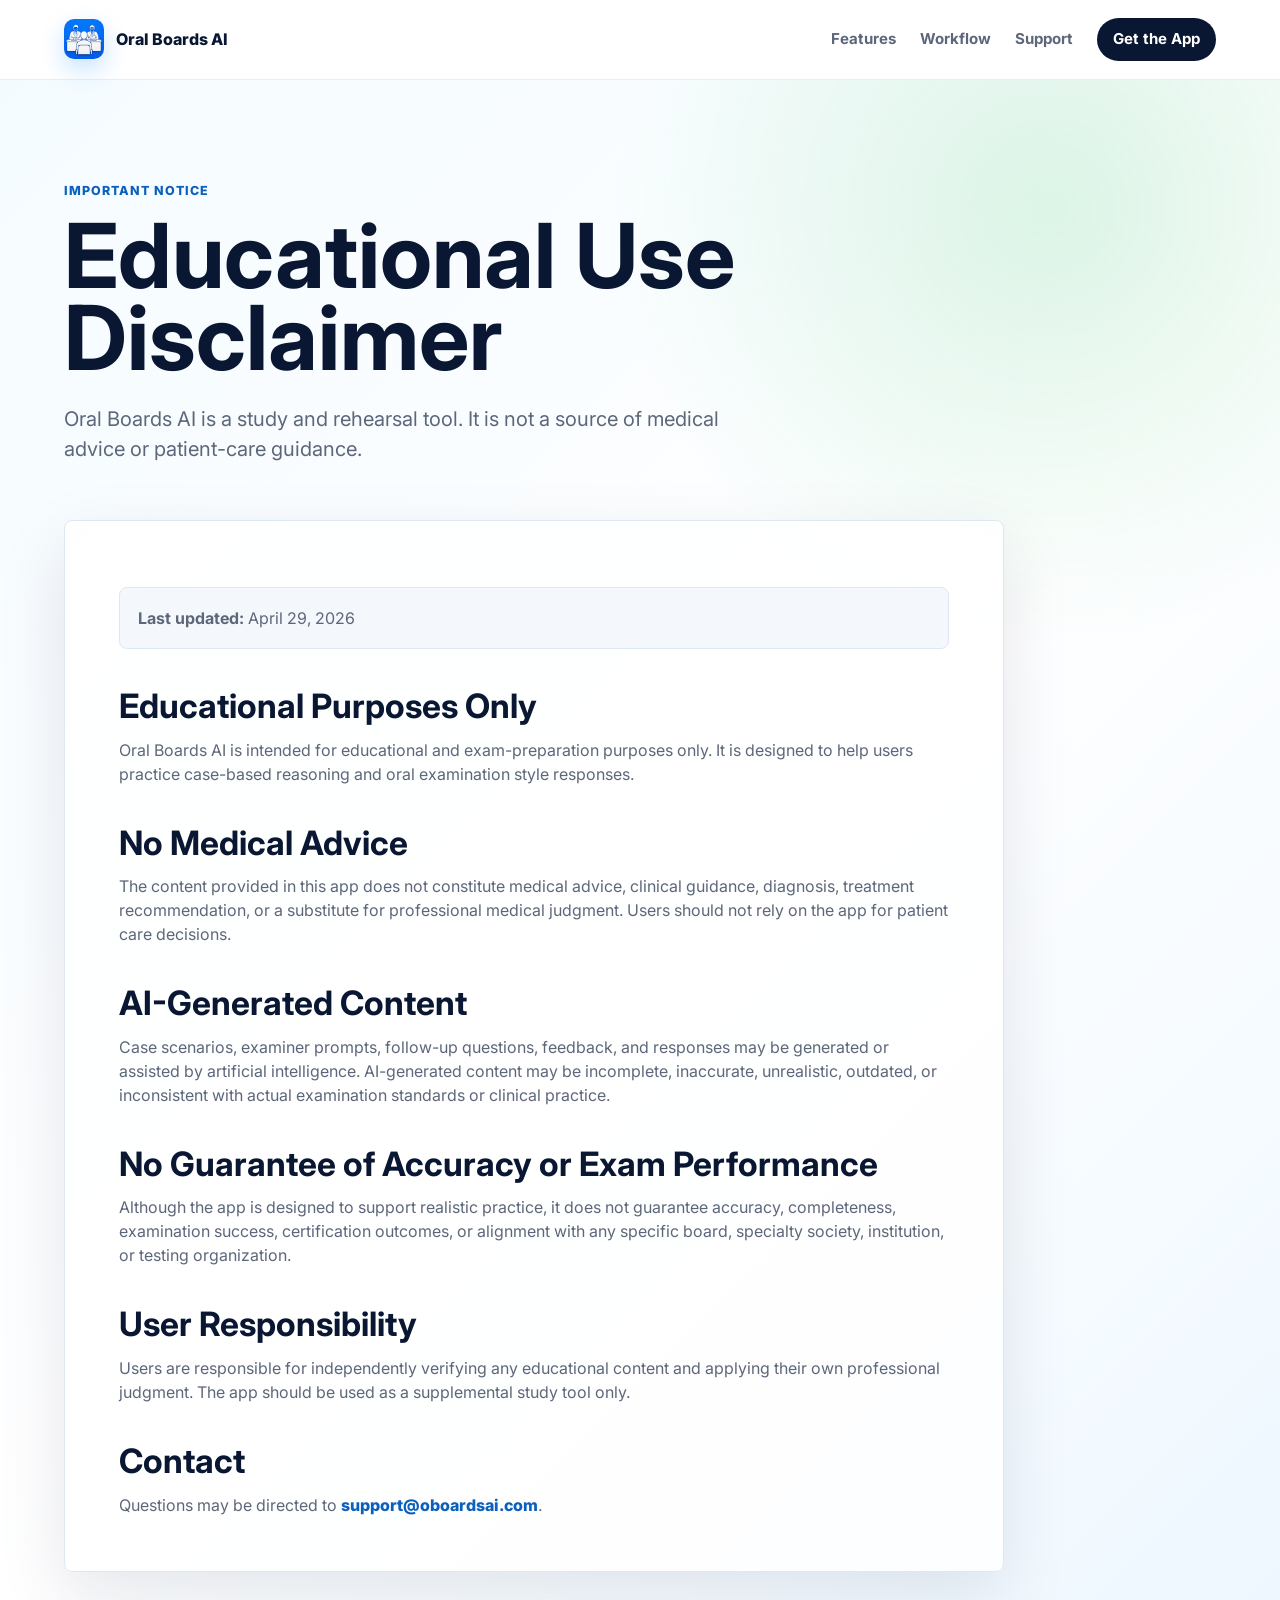
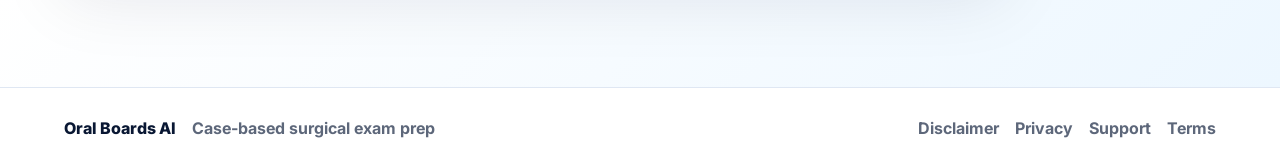
<file: disclaimer/index.html>
<!DOCTYPE html>
<html lang="en">
<head>
  <meta charset="UTF-8">
  <meta name="viewport" content="width=device-width, initial-scale=1.0">
  <title>Educational Use Disclaimer | Oral Boards AI</title>
  <meta name="description" content="Educational use disclaimer for Oral Boards AI.">
  <link rel="preconnect" href="https://fonts.googleapis.com">
  <link rel="preconnect" href="https://fonts.gstatic.com" crossorigin>
  <link href="https://fonts.googleapis.com/css2?family=Inter:wght@400;500;600;700;800&display=swap" rel="stylesheet">
  <link rel="stylesheet" href="../css/styles.css">
</head>
<body>
  <header class="site-header">
    <a class="brand" href="../index.html" aria-label="Oral Boards AI home">
      <img src="../images/oralboardsIcon.png" alt="" class="brand-icon">
      <span>Oral Boards AI</span>
    </a>
    <nav class="site-nav" aria-label="Primary navigation">
      <a href="../index.html#features">Features</a>
      <a href="../index.html#workflow">Workflow</a>
      <a href="../support/index.html">Support</a>
      <a class="nav-cta" href="../index.html#download">Get the App</a>
    </nav>
  </header>

  <main class="page-main">
    <section class="page-hero">
      <div class="page-hero-inner">
        <p class="eyebrow">Important notice</p>
        <h1>Educational Use Disclaimer</h1>
        <p>Oral Boards AI is a study and rehearsal tool. It is not a source of medical advice or patient-care guidance.</p>
      </div>
    </section>

    <section class="content-section">
      <article class="content-panel">
        <p class="content-note"><strong>Last updated:</strong> April 29, 2026</p>

        <h2>Educational Purposes Only</h2>
        <p>Oral Boards AI is intended for educational and exam-preparation purposes only. It is designed to help users practice case-based reasoning and oral examination style responses.</p>

        <h2>No Medical Advice</h2>
        <p>The content provided in this app does not constitute medical advice, clinical guidance, diagnosis, treatment recommendation, or a substitute for professional medical judgment. Users should not rely on the app for patient care decisions.</p>

        <h2>AI-Generated Content</h2>
        <p>Case scenarios, examiner prompts, follow-up questions, feedback, and responses may be generated or assisted by artificial intelligence. AI-generated content may be incomplete, inaccurate, unrealistic, outdated, or inconsistent with actual examination standards or clinical practice.</p>

        <h2>No Guarantee of Accuracy or Exam Performance</h2>
        <p>Although the app is designed to support realistic practice, it does not guarantee accuracy, completeness, examination success, certification outcomes, or alignment with any specific board, specialty society, institution, or testing organization.</p>

        <h2>User Responsibility</h2>
        <p>Users are responsible for independently verifying any educational content and applying their own professional judgment. The app should be used as a supplemental study tool only.</p>

        <h2>Contact</h2>
        <p>Questions may be directed to <a href="mailto:support@oboardsai.com">support@oboardsai.com</a>.</p>
      </article>
    </section>
  </main>

  <footer class="site-footer">
    <div class="footer-brand">
      <span>Oral Boards AI</span>
      <span>Case-based surgical exam prep</span>
    </div>
    <nav class="footer-links" aria-label="Footer navigation">
      <a href="../disclaimer/index.html">Disclaimer</a>
      <a href="../privacy/index.html">Privacy</a>
      <a href="../support/index.html">Support</a>
      <a href="../terms/index.html">Terms</a>
    </nav>
  </footer>
</body>
</html>
</file>
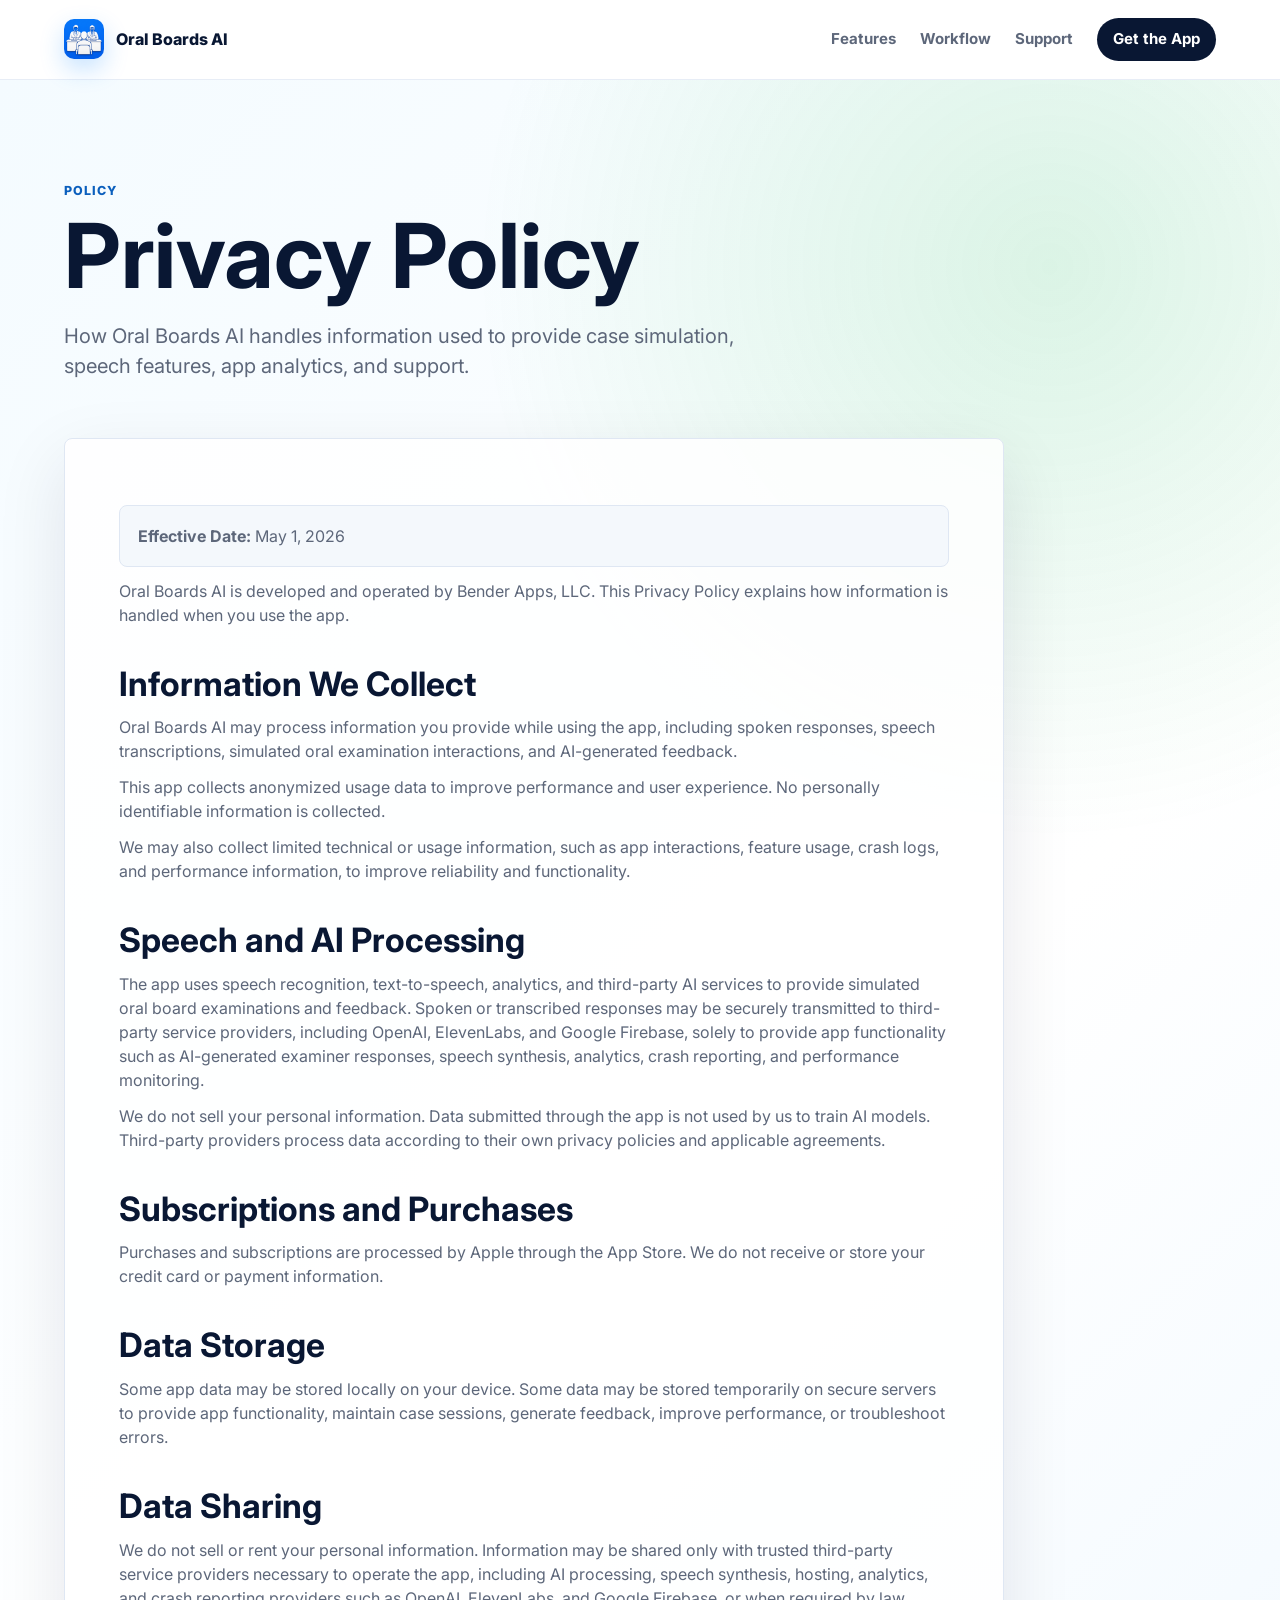
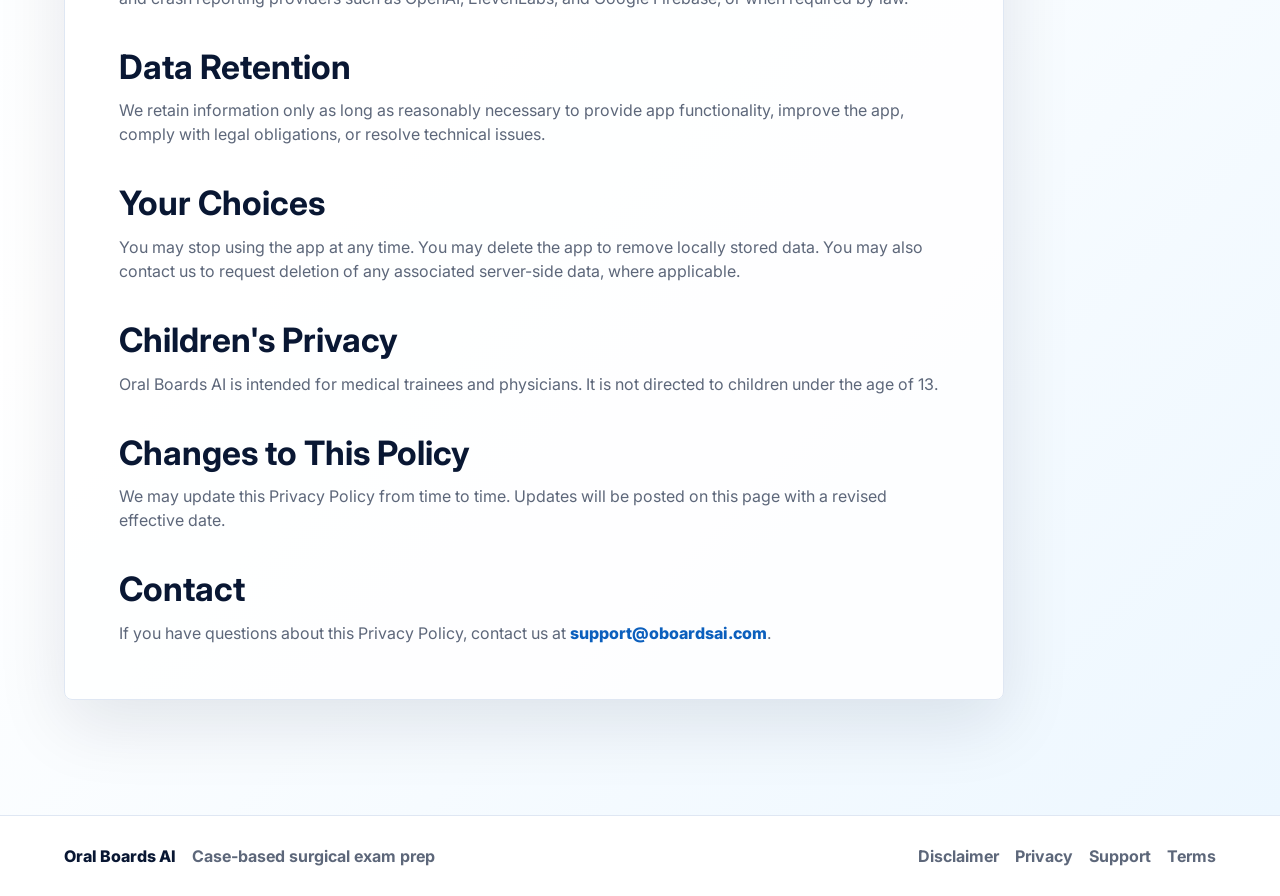
<file: privacy/index.html>
<!DOCTYPE html>
<html lang="en">
<head>
  <meta charset="UTF-8">
  <meta name="viewport" content="width=device-width, initial-scale=1.0">
  <title>Privacy Policy | Oral Boards AI</title>
  <meta name="description" content="Privacy policy for Oral Boards AI.">
  <link rel="preconnect" href="https://fonts.googleapis.com">
  <link rel="preconnect" href="https://fonts.gstatic.com" crossorigin>
  <link href="https://fonts.googleapis.com/css2?family=Inter:wght@400;500;600;700;800&display=swap" rel="stylesheet">
  <link rel="stylesheet" href="../css/styles.css">
</head>
<body>
  <header class="site-header">
    <a class="brand" href="../index.html" aria-label="Oral Boards AI home">
      <img src="../images/oralboardsIcon.png" alt="" class="brand-icon">
      <span>Oral Boards AI</span>
    </a>
    <nav class="site-nav" aria-label="Primary navigation">
      <a href="../index.html#features">Features</a>
      <a href="../index.html#workflow">Workflow</a>
      <a href="../support/index.html">Support</a>
      <a class="nav-cta" href="../index.html#download">Get the App</a>
    </nav>
  </header>

  <main class="page-main">
    <section class="page-hero">
      <div class="page-hero-inner">
        <p class="eyebrow">Policy</p>
        <h1>Privacy Policy</h1>
        <p>How Oral Boards AI handles information used to provide case simulation, speech features, app analytics, and support.</p>
      </div>
    </section>

    <section class="content-section">
      <article class="content-panel">
        <p class="content-note"><strong>Effective Date:</strong> May 1, 2026</p>
        <p>Oral Boards AI is developed and operated by Bender Apps, LLC. This Privacy Policy explains how information is handled when you use the app.</p>

        <h2>Information We Collect</h2>
        <p>Oral Boards AI may process information you provide while using the app, including spoken responses, speech transcriptions, simulated oral examination interactions, and AI-generated feedback.</p>
        <p>This app collects anonymized usage data to improve performance and user experience. No personally identifiable information is collected.</p>
        <p>We may also collect limited technical or usage information, such as app interactions, feature usage, crash logs, and performance information, to improve reliability and functionality.</p>

        <h2>Speech and AI Processing</h2>
        <p>The app uses speech recognition, text-to-speech, analytics, and third-party AI services to provide simulated oral board examinations and feedback. Spoken or transcribed responses may be securely transmitted to third-party service providers, including OpenAI, ElevenLabs, and Google Firebase, solely to provide app functionality such as AI-generated examiner responses, speech synthesis, analytics, crash reporting, and performance monitoring.</p>
        <p>We do not sell your personal information. Data submitted through the app is not used by us to train AI models. Third-party providers process data according to their own privacy policies and applicable agreements.</p>

        <h2>Subscriptions and Purchases</h2>
        <p>Purchases and subscriptions are processed by Apple through the App Store. We do not receive or store your credit card or payment information.</p>

        <h2>Data Storage</h2>
        <p>Some app data may be stored locally on your device. Some data may be stored temporarily on secure servers to provide app functionality, maintain case sessions, generate feedback, improve performance, or troubleshoot errors.</p>

        <h2>Data Sharing</h2>
        <p>We do not sell or rent your personal information. Information may be shared only with trusted third-party service providers necessary to operate the app, including AI processing, speech synthesis, hosting, analytics, and crash reporting providers such as OpenAI, ElevenLabs, and Google Firebase, or when required by law.</p>

        <h2>Data Retention</h2>
        <p>We retain information only as long as reasonably necessary to provide app functionality, improve the app, comply with legal obligations, or resolve technical issues.</p>

        <h2>Your Choices</h2>
        <p>You may stop using the app at any time. You may delete the app to remove locally stored data. You may also contact us to request deletion of any associated server-side data, where applicable.</p>

        <h2>Children's Privacy</h2>
        <p>Oral Boards AI is intended for medical trainees and physicians. It is not directed to children under the age of 13.</p>

        <h2>Changes to This Policy</h2>
        <p>We may update this Privacy Policy from time to time. Updates will be posted on this page with a revised effective date.</p>

        <h2>Contact</h2>
        <p>If you have questions about this Privacy Policy, contact us at <a href="mailto:support@oboardsai.com">support@oboardsai.com</a>.</p>
      </article>
    </section>
  </main>

  <footer class="site-footer">
    <div class="footer-brand">
      <span>Oral Boards AI</span>
      <span>Case-based surgical exam prep</span>
    </div>
    <nav class="footer-links" aria-label="Footer navigation">
      <a href="../disclaimer/index.html">Disclaimer</a>
      <a href="../privacy/index.html">Privacy</a>
      <a href="../support/index.html">Support</a>
      <a href="../terms/index.html">Terms</a>
    </nav>
  </footer>
</body>
</html>
</file>
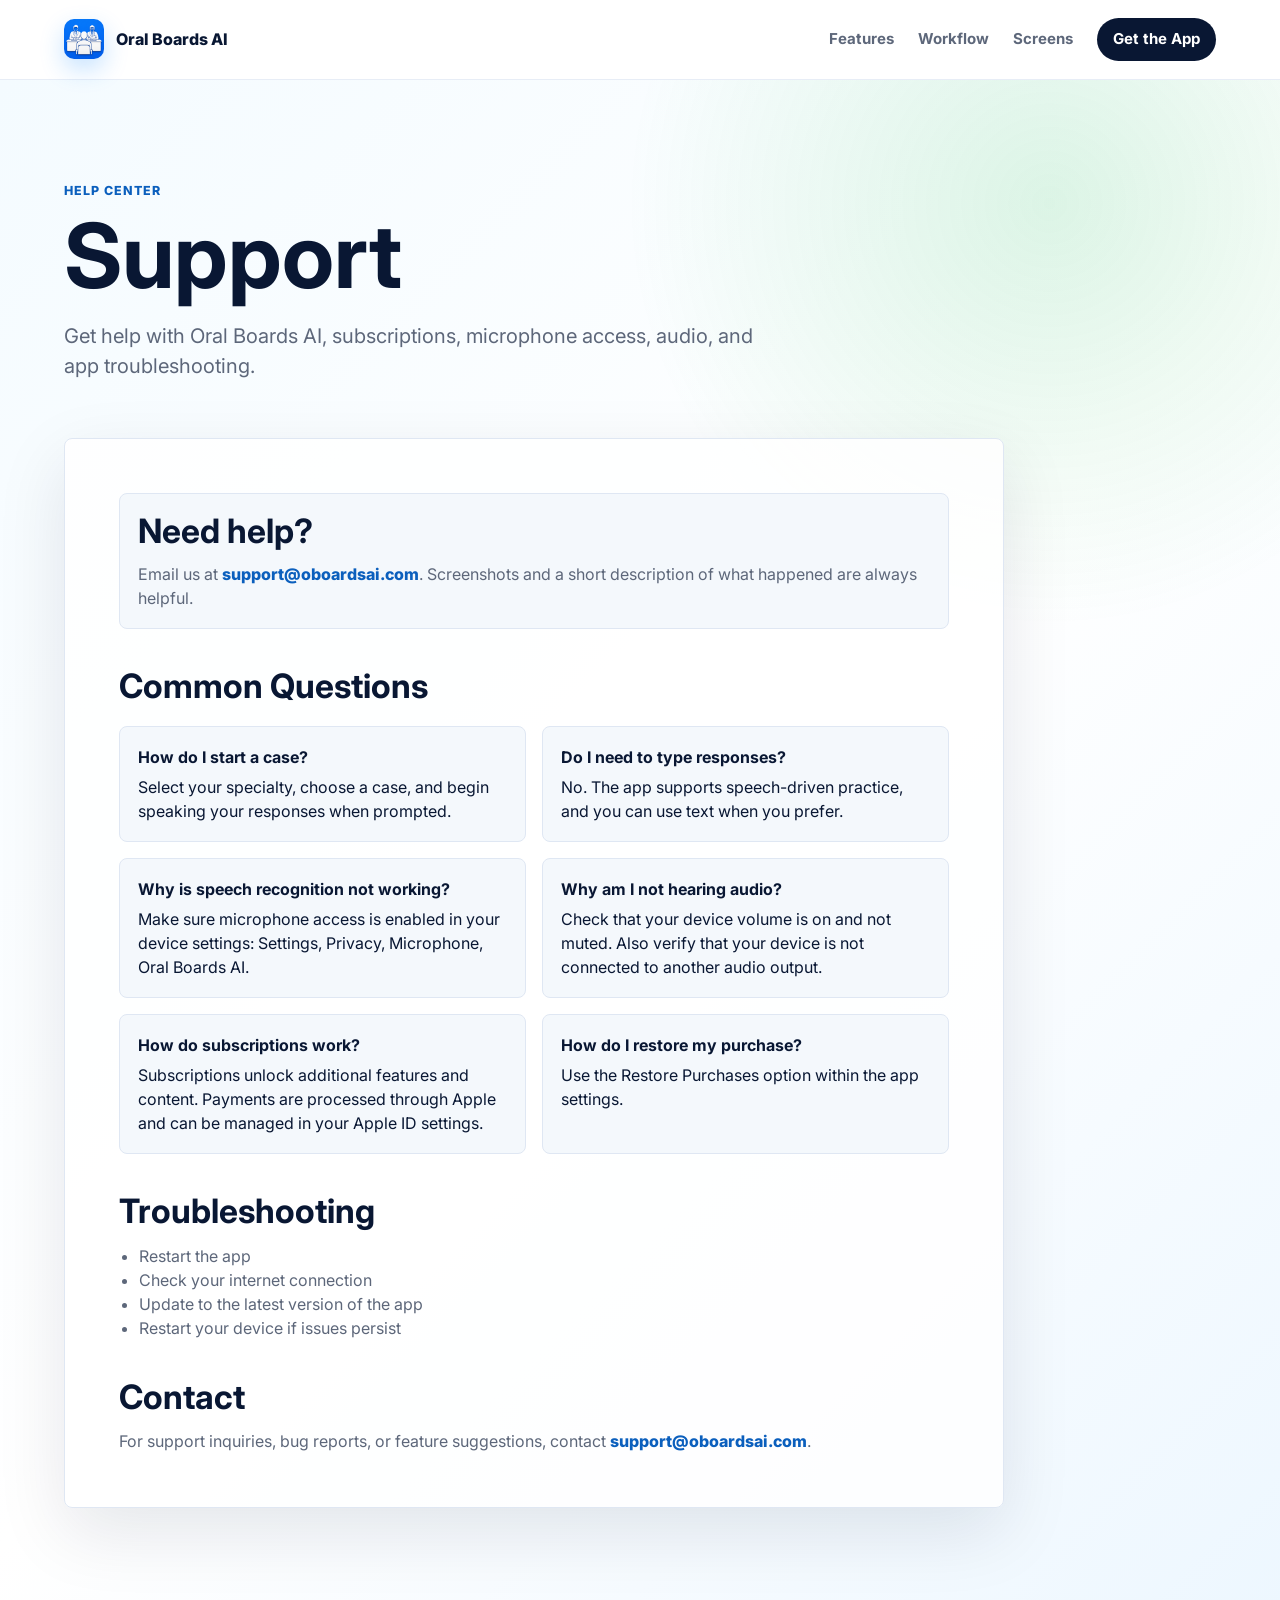
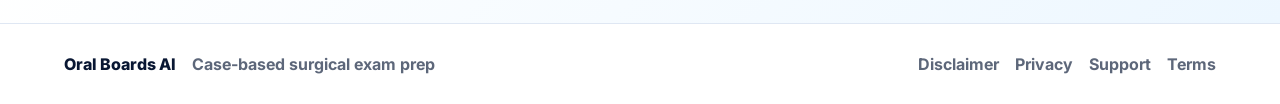
<file: support/index.html>
<!DOCTYPE html>
<html lang="en">
<head>
  <meta charset="UTF-8">
  <meta name="viewport" content="width=device-width, initial-scale=1.0">
  <title>Support | Oral Boards AI</title>
  <meta name="description" content="Support for Oral Boards AI.">
  <link rel="preconnect" href="https://fonts.googleapis.com">
  <link rel="preconnect" href="https://fonts.gstatic.com" crossorigin>
  <link href="https://fonts.googleapis.com/css2?family=Inter:wght@400;500;600;700;800&display=swap" rel="stylesheet">
  <link rel="stylesheet" href="../css/styles.css">
</head>
<body>
  <header class="site-header">
    <a class="brand" href="../index.html" aria-label="Oral Boards AI home">
      <img src="../images/oralboardsIcon.png" alt="" class="brand-icon">
      <span>Oral Boards AI</span>
    </a>
    <nav class="site-nav" aria-label="Primary navigation">
      <a href="../index.html#features">Features</a>
      <a href="../index.html#workflow">Workflow</a>
      <a href="../index.html#screens">Screens</a>
      <a class="nav-cta" href="../index.html#download">Get the App</a>
    </nav>
  </header>

  <main class="page-main">
    <section class="page-hero">
      <div class="page-hero-inner">
        <p class="eyebrow">Help center</p>
        <h1>Support</h1>
        <p>Get help with Oral Boards AI, subscriptions, microphone access, audio, and app troubleshooting.</p>
      </div>
    </section>

    <section class="content-section">
      <article class="content-panel">
        <div class="content-note">
          <h2>Need help?</h2>
          <p>Email us at <a href="mailto:support@oboardsai.com">support@oboardsai.com</a>. Screenshots and a short description of what happened are always helpful.</p>
        </div>

        <h2>Common Questions</h2>
        <div class="support-grid">
          <div class="support-card">
            <strong>How do I start a case?</strong>
            Select your specialty, choose a case, and begin speaking your responses when prompted.
          </div>
          <div class="support-card">
            <strong>Do I need to type responses?</strong>
            No. The app supports speech-driven practice, and you can use text when you prefer.
          </div>
          <div class="support-card">
            <strong>Why is speech recognition not working?</strong>
            Make sure microphone access is enabled in your device settings: Settings, Privacy, Microphone, Oral Boards AI.
          </div>
          <div class="support-card">
            <strong>Why am I not hearing audio?</strong>
            Check that your device volume is on and not muted. Also verify that your device is not connected to another audio output.
          </div>
          <div class="support-card">
            <strong>How do subscriptions work?</strong>
            Subscriptions unlock additional features and content. Payments are processed through Apple and can be managed in your Apple ID settings.
          </div>
          <div class="support-card">
            <strong>How do I restore my purchase?</strong>
            Use the Restore Purchases option within the app settings.
          </div>
        </div>

        <h2>Troubleshooting</h2>
        <ul>
          <li>Restart the app</li>
          <li>Check your internet connection</li>
          <li>Update to the latest version of the app</li>
          <li>Restart your device if issues persist</li>
        </ul>

        <h2>Contact</h2>
        <p>For support inquiries, bug reports, or feature suggestions, contact <a href="mailto:support@oboardsai.com">support@oboardsai.com</a>.</p>
      </article>
    </section>
  </main>

  <footer class="site-footer">
    <div class="footer-brand">
      <span>Oral Boards AI</span>
      <span>Case-based surgical exam prep</span>
    </div>
    <nav class="footer-links" aria-label="Footer navigation">
      <a href="../disclaimer/index.html">Disclaimer</a>
      <a href="../privacy/index.html">Privacy</a>
      <a href="../support/index.html">Support</a>
      <a href="../terms/index.html">Terms</a>
    </nav>
  </footer>
</body>
</html>
</file>
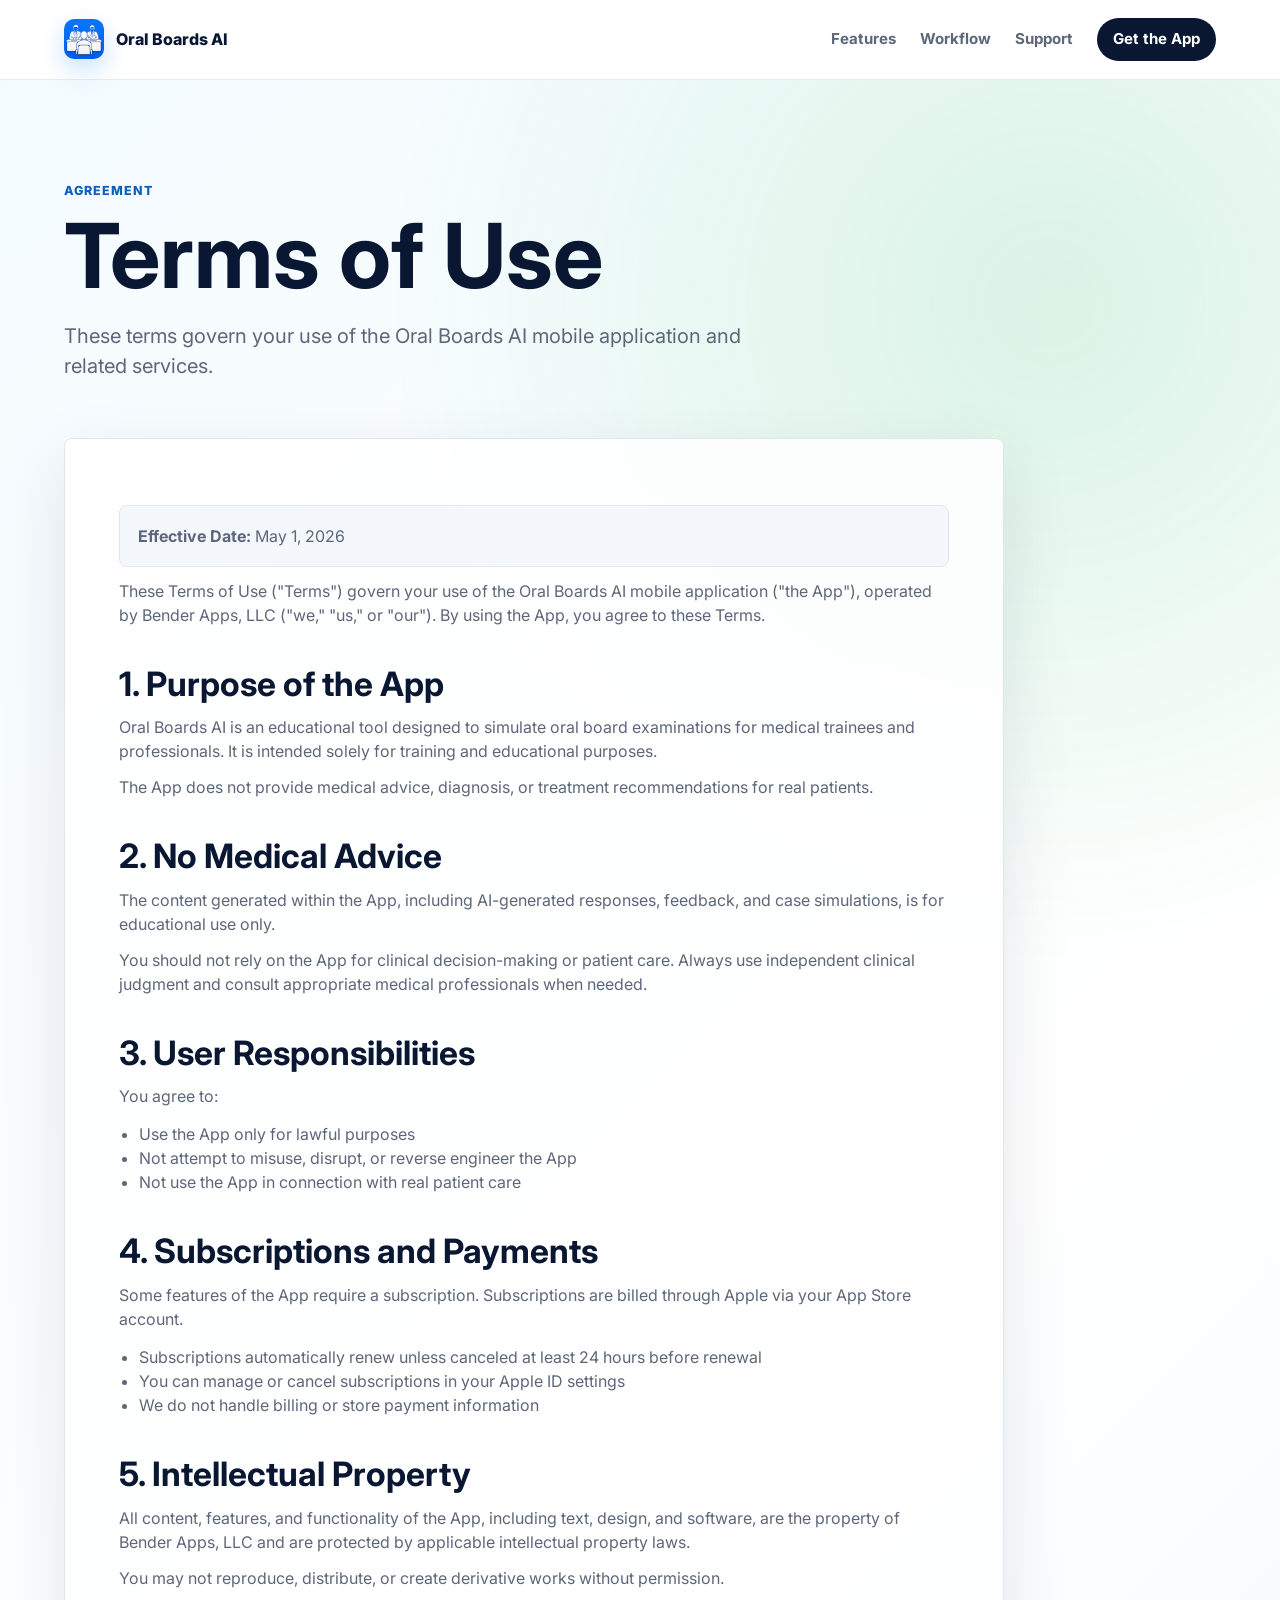
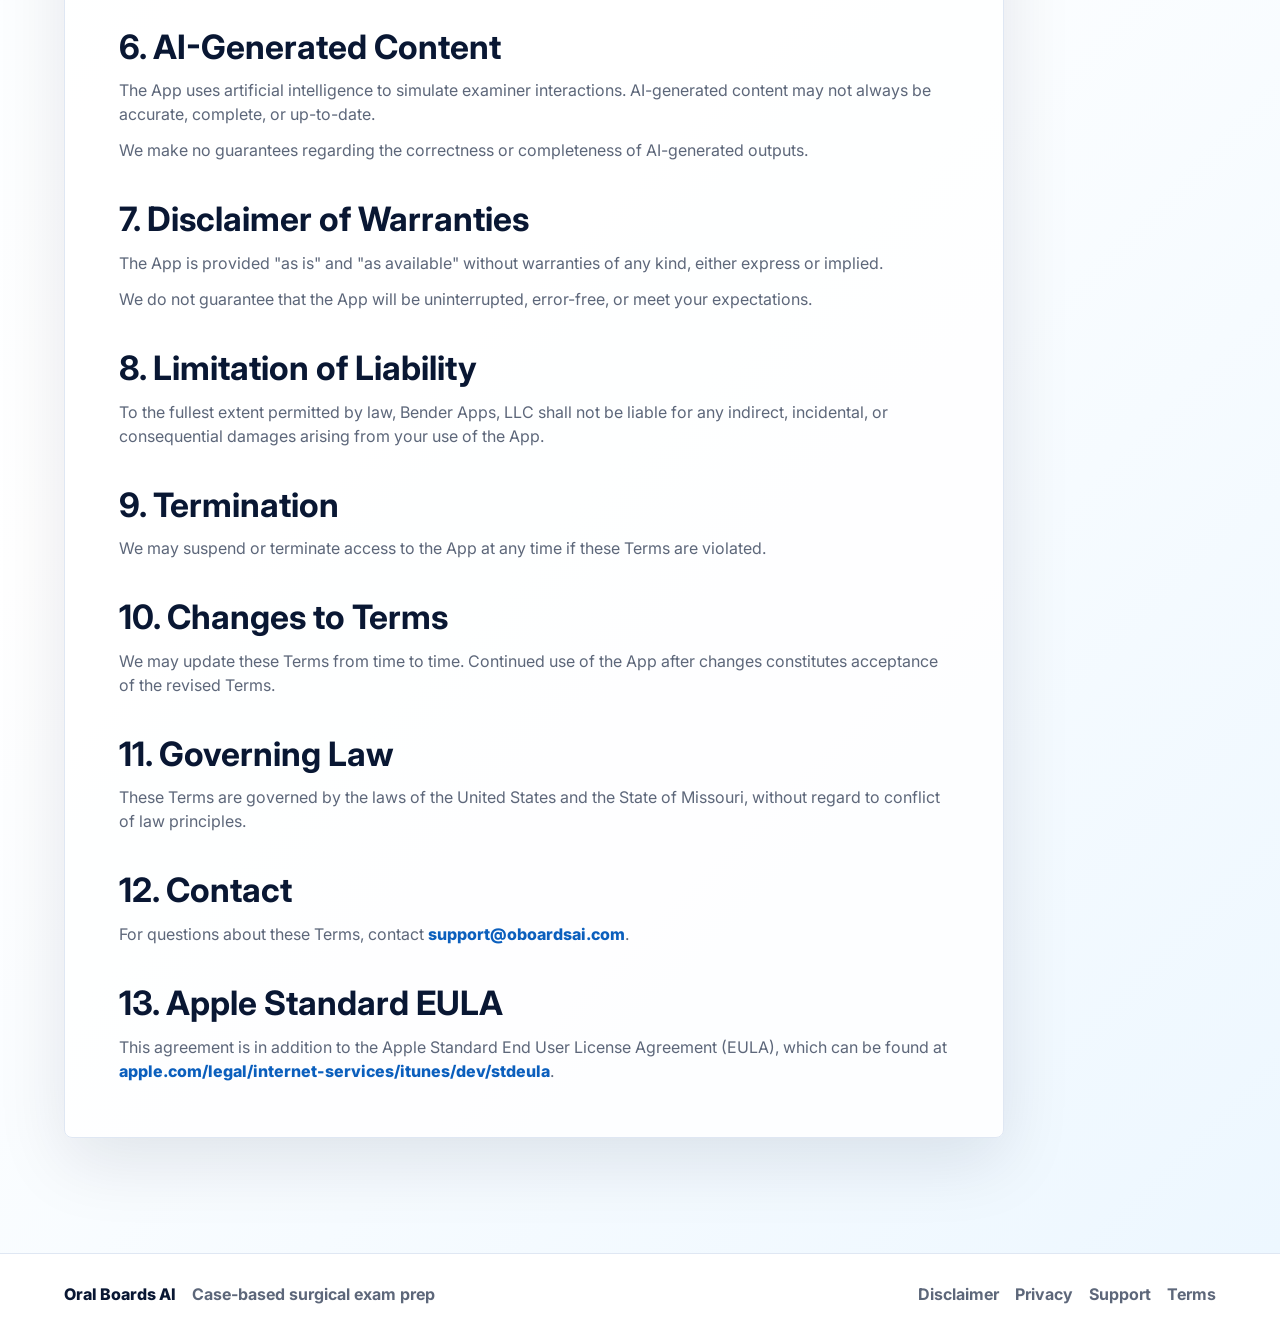
<file: terms/index.html>
<!DOCTYPE html>
<html lang="en">
<head>
  <meta charset="UTF-8">
  <meta name="viewport" content="width=device-width, initial-scale=1.0">
  <title>Terms of Use | Oral Boards AI</title>
  <meta name="description" content="Terms of use for Oral Boards AI.">
  <link rel="preconnect" href="https://fonts.googleapis.com">
  <link rel="preconnect" href="https://fonts.gstatic.com" crossorigin>
  <link href="https://fonts.googleapis.com/css2?family=Inter:wght@400;500;600;700;800&display=swap" rel="stylesheet">
  <link rel="stylesheet" href="../css/styles.css">
</head>
<body>
  <header class="site-header">
    <a class="brand" href="../index.html" aria-label="Oral Boards AI home">
      <img src="../images/oralboardsIcon.png" alt="" class="brand-icon">
      <span>Oral Boards AI</span>
    </a>
    <nav class="site-nav" aria-label="Primary navigation">
      <a href="../index.html#features">Features</a>
      <a href="../index.html#workflow">Workflow</a>
      <a href="../support/index.html">Support</a>
      <a class="nav-cta" href="../index.html#download">Get the App</a>
    </nav>
  </header>

  <main class="page-main">
    <section class="page-hero">
      <div class="page-hero-inner">
        <p class="eyebrow">Agreement</p>
        <h1>Terms of Use</h1>
        <p>These terms govern your use of the Oral Boards AI mobile application and related services.</p>
      </div>
    </section>

    <section class="content-section">
      <article class="content-panel">
        <p class="content-note"><strong>Effective Date:</strong> May 1, 2026</p>
        <p>These Terms of Use ("Terms") govern your use of the Oral Boards AI mobile application ("the App"), operated by Bender Apps, LLC ("we," "us," or "our"). By using the App, you agree to these Terms.</p>

        <h2>1. Purpose of the App</h2>
        <p>Oral Boards AI is an educational tool designed to simulate oral board examinations for medical trainees and professionals. It is intended solely for training and educational purposes.</p>
        <p>The App does not provide medical advice, diagnosis, or treatment recommendations for real patients.</p>

        <h2>2. No Medical Advice</h2>
        <p>The content generated within the App, including AI-generated responses, feedback, and case simulations, is for educational use only.</p>
        <p>You should not rely on the App for clinical decision-making or patient care. Always use independent clinical judgment and consult appropriate medical professionals when needed.</p>

        <h2>3. User Responsibilities</h2>
        <p>You agree to:</p>
        <ul>
          <li>Use the App only for lawful purposes</li>
          <li>Not attempt to misuse, disrupt, or reverse engineer the App</li>
          <li>Not use the App in connection with real patient care</li>
        </ul>

        <h2>4. Subscriptions and Payments</h2>
        <p>Some features of the App require a subscription. Subscriptions are billed through Apple via your App Store account.</p>
        <ul>
          <li>Subscriptions automatically renew unless canceled at least 24 hours before renewal</li>
          <li>You can manage or cancel subscriptions in your Apple ID settings</li>
          <li>We do not handle billing or store payment information</li>
        </ul>

        <h2>5. Intellectual Property</h2>
        <p>All content, features, and functionality of the App, including text, design, and software, are the property of Bender Apps, LLC and are protected by applicable intellectual property laws.</p>
        <p>You may not reproduce, distribute, or create derivative works without permission.</p>

        <h2>6. AI-Generated Content</h2>
        <p>The App uses artificial intelligence to simulate examiner interactions. AI-generated content may not always be accurate, complete, or up-to-date.</p>
        <p>We make no guarantees regarding the correctness or completeness of AI-generated outputs.</p>

        <h2>7. Disclaimer of Warranties</h2>
        <p>The App is provided "as is" and "as available" without warranties of any kind, either express or implied.</p>
        <p>We do not guarantee that the App will be uninterrupted, error-free, or meet your expectations.</p>

        <h2>8. Limitation of Liability</h2>
        <p>To the fullest extent permitted by law, Bender Apps, LLC shall not be liable for any indirect, incidental, or consequential damages arising from your use of the App.</p>

        <h2>9. Termination</h2>
        <p>We may suspend or terminate access to the App at any time if these Terms are violated.</p>

        <h2>10. Changes to Terms</h2>
        <p>We may update these Terms from time to time. Continued use of the App after changes constitutes acceptance of the revised Terms.</p>

        <h2>11. Governing Law</h2>
        <p>These Terms are governed by the laws of the United States and the State of Missouri, without regard to conflict of law principles.</p>

        <h2>12. Contact</h2>
        <p>For questions about these Terms, contact <a href="mailto:support@oboardsai.com">support@oboardsai.com</a>.</p>

        <h2>13. Apple Standard EULA</h2>
        <p>This agreement is in addition to the Apple Standard End User License Agreement (EULA), which can be found at <a href="https://www.apple.com/legal/internet-services/itunes/dev/stdeula/">apple.com/legal/internet-services/itunes/dev/stdeula</a>.</p>
      </article>
    </section>
  </main>

  <footer class="site-footer">
    <div class="footer-brand">
      <span>Oral Boards AI</span>
      <span>Case-based surgical exam prep</span>
    </div>
    <nav class="footer-links" aria-label="Footer navigation">
      <a href="../disclaimer/index.html">Disclaimer</a>
      <a href="../privacy/index.html">Privacy</a>
      <a href="../support/index.html">Support</a>
      <a href="../terms/index.html">Terms</a>
    </nav>
  </footer>
</body>
</html>
</file>
<file: css/styles.css>
:root {
  --ink: #091733;
  --muted: #5d677a;
  --line: #dfe7f3;
  --surface: #ffffff;
  --soft: #f4f8fc;
  --blue: #1388ff;
  --blue-dark: #0b5fbd;
  --green: #14b84a;
  --teal: #18a7a8;
  --shadow: 0 24px 70px rgba(9, 23, 51, 0.14);
}

* {
  box-sizing: border-box;
}

html {
  scroll-behavior: smooth;
}

body {
  margin: 0;
  color: var(--ink);
  background: var(--surface);
  font-family: "Inter", Arial, sans-serif;
  line-height: 1.5;
}

img {
  display: block;
  max-width: 100%;
}

a {
  color: inherit;
  text-decoration: none;
}

.reveal-item {
  opacity: 0;
  transform: translateY(22px);
  transition: opacity 700ms ease, transform 700ms ease;
}

.reveal-item.is-visible {
  opacity: 1;
  transform: translateY(0);
}

.site-header {
  position: sticky;
  top: 0;
  z-index: 10;
  display: flex;
  align-items: center;
  justify-content: space-between;
  gap: 24px;
  padding: 18px clamp(20px, 5vw, 72px);
  background: rgba(255, 255, 255, 0.9);
  border-bottom: 1px solid rgba(223, 231, 243, 0.75);
  backdrop-filter: blur(18px);
}

.brand {
  display: inline-flex;
  align-items: center;
  gap: 12px;
  font-size: 1rem;
  font-weight: 800;
}

.brand-icon {
  width: 40px;
  height: 40px;
  border-radius: 10px;
  box-shadow: 0 10px 24px rgba(19, 136, 255, 0.24);
}

.site-nav {
  display: flex;
  align-items: center;
  gap: 24px;
  color: var(--muted);
  font-size: 0.94rem;
  font-weight: 700;
}

.site-nav a {
  transition: color 180ms ease;
}

.site-nav a:hover {
  color: var(--blue-dark);
}

.nav-cta {
  padding: 10px 16px;
  color: var(--surface);
  background: var(--ink);
  border-radius: 999px;
}

.site-nav .nav-cta:hover {
  color: var(--surface);
  background: var(--blue-dark);
}

.hero {
  position: relative;
  display: grid;
  grid-template-columns: minmax(0, 0.9fr) minmax(360px, 1.1fr);
  gap: clamp(32px, 6vw, 84px);
  min-height: calc(100vh - 77px);
  padding: clamp(56px, 8vw, 104px) clamp(20px, 5vw, 72px) 64px;
  overflow: hidden;
  background:
    radial-gradient(circle at 78% 16%, rgba(20, 184, 74, 0.16), transparent 24%),
    linear-gradient(135deg, #f4fbff 0%, #ffffff 48%, #edf7ff 100%);
}

.hero::after {
  position: absolute;
  right: -6vw;
  bottom: -18vw;
  width: 52vw;
  height: 52vw;
  min-width: 540px;
  min-height: 540px;
  content: "";
  background: linear-gradient(145deg, rgba(19, 136, 255, 0.16), rgba(24, 167, 168, 0.09));
  border-radius: 50%;
}

.hero-copy,
.hero-visual {
  position: relative;
  z-index: 1;
}

.hero-copy {
  align-self: center;
  max-width: 680px;
}

.eyebrow {
  margin: 0 0 14px;
  color: var(--blue-dark);
  font-size: 0.78rem;
  font-weight: 800;
  letter-spacing: 0.08em;
  text-transform: uppercase;
}

h1,
h2,
h3,
p {
  overflow-wrap: anywhere;
}

h1 {
  margin: 0;
  font-size: clamp(3.2rem, 8vw, 7.8rem);
  line-height: 0.92;
  letter-spacing: 0;
}

h2 {
  margin: 0;
  font-size: clamp(2rem, 4vw, 4.4rem);
  line-height: 1;
  letter-spacing: 0;
}

h3 {
  margin: 0;
  font-size: 1.18rem;
  letter-spacing: 0;
}

.hero-text {
  max-width: 620px;
  margin: 26px 0 0;
  color: var(--muted);
  font-size: clamp(1.05rem, 1.8vw, 1.35rem);
}

.hero-actions {
  display: flex;
  align-items: center;
  flex-wrap: wrap;
  gap: 14px;
  margin-top: 34px;
}

.app-store-link {
  display: inline-flex;
}

.app-store-badge {
  width: 160px;
  height: auto;
}

.button {
  display: inline-flex;
  align-items: center;
  justify-content: center;
  min-height: 54px;
  min-width: 160px;
  padding: 0 20px;
  border: 1px solid #0a0a0a;
  border-radius: 9px;
  font-weight: 800;
  transition: transform 180ms ease, box-shadow 180ms ease, background 180ms ease;
}

.button:hover {
  transform: translateY(-2px);
}

.button-primary {
  color: var(--ink);
  background: var(--surface);
  box-shadow: 0 14px 30px rgba(9, 23, 51, 0.1);
}

.button-secondary {
  color: var(--ink);
  background: var(--surface);
  box-shadow: 0 14px 30px rgba(9, 23, 51, 0.08);
}

.hero-stats {
  display: grid;
  grid-template-columns: repeat(3, minmax(0, 1fr));
  gap: 14px;
  max-width: 640px;
  margin: 44px 0 0;
}

.hero-stats div {
  padding: 18px;
  background: rgba(255, 255, 255, 0.72);
  border: 1px solid rgba(223, 231, 243, 0.9);
  border-radius: 8px;
}

.hero-stats dt {
  font-size: 1.03rem;
  font-weight: 800;
}

.hero-stats dd {
  margin: 3px 0 0;
  color: var(--muted);
  font-size: 0.9rem;
}

.hero-visual {
  display: flex;
  align-items: center;
  justify-content: center;
  min-height: 620px;
}

.phone-frame {
  width: min(48vw, 390px);
  padding: 12px;
  background: #0a1325;
  border-radius: 38px;
  box-shadow: var(--shadow);
}

.phone-frame img {
  width: 100%;
  aspect-ratio: 1284 / 2778;
  object-fit: cover;
  border-radius: 29px;
}

.primary-phone {
  transform: rotate(-3deg);
}

.secondary-phone {
  position: absolute;
  right: 2%;
  bottom: 3%;
  width: min(34vw, 270px);
  opacity: 0.96;
  transform: rotate(5deg);
}

.logos-strip {
  display: grid;
  grid-template-columns: repeat(4, minmax(0, 1fr));
  gap: 1px;
  background: var(--line);
  border-top: 1px solid var(--line);
  border-bottom: 1px solid var(--line);
}

.logos-strip span {
  min-height: 74px;
  display: grid;
  place-items: center;
  padding: 18px;
  color: var(--muted);
  background: var(--surface);
  font-weight: 800;
  text-align: center;
}

.section {
  padding: clamp(68px, 9vw, 120px) clamp(20px, 5vw, 72px);
}

.section-heading {
  max-width: 820px;
  margin-bottom: 38px;
}

.feature-grid {
  display: grid;
  grid-template-columns: repeat(4, minmax(0, 1fr));
  gap: 18px;
}

.feature-card {
  min-height: 260px;
  padding: 28px;
  background: var(--soft);
  border: 1px solid var(--line);
  border-radius: 8px;
}

.feature-icon {
  display: inline-grid;
  place-items: center;
  width: 46px;
  height: 46px;
  margin-bottom: 46px;
  color: var(--blue-dark);
  background: var(--surface);
  border: 1px solid var(--line);
  border-radius: 50%;
  font-size: 0.82rem;
  font-weight: 800;
}

.feature-card p {
  margin: 12px 0 0;
  color: var(--muted);
}

.workflow-section {
  display: grid;
  grid-template-columns: minmax(0, 0.85fr) minmax(340px, 1.15fr);
  gap: clamp(28px, 6vw, 84px);
  background: var(--ink);
  color: var(--surface);
}

.workflow-copy {
  max-width: 600px;
}

.workflow-copy .eyebrow {
  color: #7bd7ff;
}

.workflow-copy p:not(.eyebrow) {
  margin: 22px 0 0;
  color: #c5cfdf;
  font-size: 1.08rem;
}

.workflow-list {
  display: grid;
  gap: 16px;
  margin: 0;
  padding: 0;
  list-style: none;
  counter-reset: step;
}

.workflow-list li {
  position: relative;
  min-height: 126px;
  padding: 26px 28px 26px 92px;
  color: #c5cfdf;
  background: rgba(255, 255, 255, 0.08);
  border: 1px solid rgba(255, 255, 255, 0.14);
  border-radius: 8px;
}

.workflow-list li::before {
  position: absolute;
  left: 28px;
  top: 28px;
  display: grid;
  place-items: center;
  width: 42px;
  height: 42px;
  counter-increment: step;
  content: counter(step);
  color: var(--surface);
  background: var(--blue);
  border-radius: 50%;
  font-weight: 800;
}

.workflow-list span {
  display: block;
  margin-bottom: 6px;
  color: var(--surface);
  font-size: 1.15rem;
  font-weight: 800;
}

.screen-section {
  background: linear-gradient(180deg, #ffffff 0%, #f4f8fc 100%);
}

.screen-grid {
  display: grid;
  grid-template-columns: repeat(3, minmax(0, 1fr));
  gap: clamp(18px, 3vw, 34px);
}

figure {
  margin: 0;
}

.screen-grid figure {
  padding: 14px;
  background: var(--surface);
  border: 1px solid var(--line);
  border-radius: 8px;
  box-shadow: 0 20px 46px rgba(9, 23, 51, 0.09);
}

.screen-grid img {
  width: 100%;
  aspect-ratio: 1284 / 2778;
  object-fit: cover;
  border-radius: 4px;
}

figcaption {
  padding: 16px 6px 4px;
  color: var(--muted);
  font-weight: 800;
  text-align: center;
}

.cta-section {
  display: flex;
  align-items: center;
  justify-content: space-between;
  gap: 26px;
  margin: 0 clamp(20px, 5vw, 72px) clamp(68px, 8vw, 108px);
  padding: clamp(34px, 5vw, 54px);
  color: var(--surface);
  background:
    linear-gradient(135deg, rgba(19, 136, 255, 0.96), rgba(24, 167, 168, 0.92)),
    var(--blue);
  border-radius: 8px;
}

.cta-section .eyebrow {
  color: #dff6ff;
}

.cta-section h2 {
  max-width: 780px;
  font-size: clamp(2rem, 4vw, 3.8rem);
}

.cta-actions {
  display: flex;
  align-items: center;
  flex: 0 0 auto;
  flex-wrap: wrap;
  gap: 14px;
  justify-content: flex-end;
}

.cta-section .button-primary {
  flex: 0 0 auto;
  box-shadow: none;
}

.site-footer {
  display: flex;
  align-items: center;
  justify-content: space-between;
  gap: 16px;
  padding: 28px clamp(20px, 5vw, 72px);
  color: var(--muted);
  border-top: 1px solid var(--line);
  font-weight: 700;
}

.footer-brand,
.footer-links {
  display: flex;
  align-items: center;
  flex-wrap: wrap;
  gap: 16px;
}

.footer-brand span:first-child {
  color: var(--ink);
  font-weight: 800;
}

.footer-links a {
  transition: color 180ms ease;
}

.footer-links a:hover {
  color: var(--blue-dark);
}

.page-main {
  background:
    radial-gradient(circle at 82% 8%, rgba(20, 184, 74, 0.14), transparent 24%),
    linear-gradient(135deg, #f4fbff 0%, #ffffff 52%, #edf7ff 100%);
}

.page-hero {
  padding: clamp(64px, 8vw, 110px) clamp(20px, 5vw, 72px) clamp(34px, 5vw, 56px);
}

.page-hero-inner {
  max-width: 940px;
}

.page-hero h1 {
  max-width: 900px;
  font-size: clamp(2.8rem, 7vw, 6.6rem);
}

.page-hero p:not(.eyebrow) {
  max-width: 720px;
  margin: 24px 0 0;
  color: var(--muted);
  font-size: clamp(1.04rem, 1.8vw, 1.26rem);
}

.content-section {
  padding: 0 clamp(20px, 5vw, 72px) clamp(70px, 9vw, 118px);
}

.content-panel {
  max-width: 940px;
  padding: clamp(28px, 5vw, 54px);
  background: rgba(255, 255, 255, 0.86);
  border: 1px solid var(--line);
  border-radius: 8px;
  box-shadow: 0 24px 70px rgba(9, 23, 51, 0.1);
}

.content-panel h2 {
  margin-top: 38px;
  font-size: clamp(1.45rem, 2.8vw, 2.1rem);
  line-height: 1.15;
}

.content-panel h2:first-child {
  margin-top: 0;
}

.content-panel p,
.content-panel li {
  color: var(--muted);
  font-size: 1rem;
}

.content-panel p {
  margin: 12px 0 0;
}

.content-panel ul {
  margin: 14px 0 0;
  padding-left: 20px;
}

.content-panel a {
  color: var(--blue-dark);
  font-weight: 800;
}

.content-note,
.support-card {
  padding: 18px;
  background: var(--soft);
  border: 1px solid var(--line);
  border-radius: 8px;
}

.support-grid {
  display: grid;
  grid-template-columns: repeat(2, minmax(0, 1fr));
  gap: 16px;
  margin-top: 20px;
}

.support-card strong {
  display: block;
  margin-bottom: 6px;
  color: var(--ink);
}

@media (max-width: 1020px) {
  .hero {
    grid-template-columns: 1fr;
  }

  .hero-copy {
    max-width: 780px;
  }

  .hero-visual {
    min-height: 520px;
  }

  .phone-frame {
    width: min(68vw, 360px);
  }

  .secondary-phone {
    right: 12%;
    width: min(42vw, 240px);
  }

  .feature-grid,
  .logos-strip {
    grid-template-columns: repeat(2, minmax(0, 1fr));
  }

  .workflow-section {
    grid-template-columns: 1fr;
  }
}

@media (max-width: 760px) {
  .site-header {
    position: static;
    align-items: flex-start;
    flex-direction: column;
    padding-block: 16px;
  }

  .site-nav {
    width: 100%;
    gap: 12px;
    overflow-x: auto;
    padding-bottom: 3px;
  }

  .site-nav a {
    flex: 0 0 auto;
  }

  .hero {
    min-height: auto;
    padding-top: 46px;
  }

  .hero-stats,
  .feature-grid,
  .screen-grid,
  .logos-strip {
    grid-template-columns: 1fr;
  }

  .hero-visual {
    justify-content: flex-start;
    min-height: 460px;
  }

  .phone-frame {
    width: min(82vw, 330px);
    border-radius: 32px;
  }

  .phone-frame img {
    border-radius: 23px;
  }

  .secondary-phone {
    right: 0;
    bottom: 0;
    width: min(48vw, 190px);
  }

  .feature-card {
    min-height: auto;
  }

  .feature-icon {
    margin-bottom: 28px;
  }

  .workflow-list li {
    padding-left: 78px;
  }

  .workflow-list li::before {
    left: 22px;
  }

  .cta-section,
  .site-footer {
    align-items: flex-start;
    flex-direction: column;
  }

  .cta-actions,
  .cta-section .button,
  .cta-section .app-store-link {
    width: 100%;
  }

  .cta-section .app-store-badge {
    width: 160px;
  }

  .cta-actions {
    justify-content: flex-start;
  }

  .support-grid {
    grid-template-columns: 1fr;
  }
}

@media (max-width: 430px) {
  .hero-actions .button,
  .hero-actions .app-store-link {
    width: 100%;
  }

  .hero-actions .app-store-badge {
    width: 160px;
  }

  .brand span {
    font-size: 0.95rem;
  }

  .site-nav {
    font-size: 0.86rem;
  }
}

@media (prefers-reduced-motion: reduce) {
  html {
    scroll-behavior: auto;
  }

  .reveal-item {
    opacity: 1;
    transform: none;
    transition: none;
  }
}
</file>
